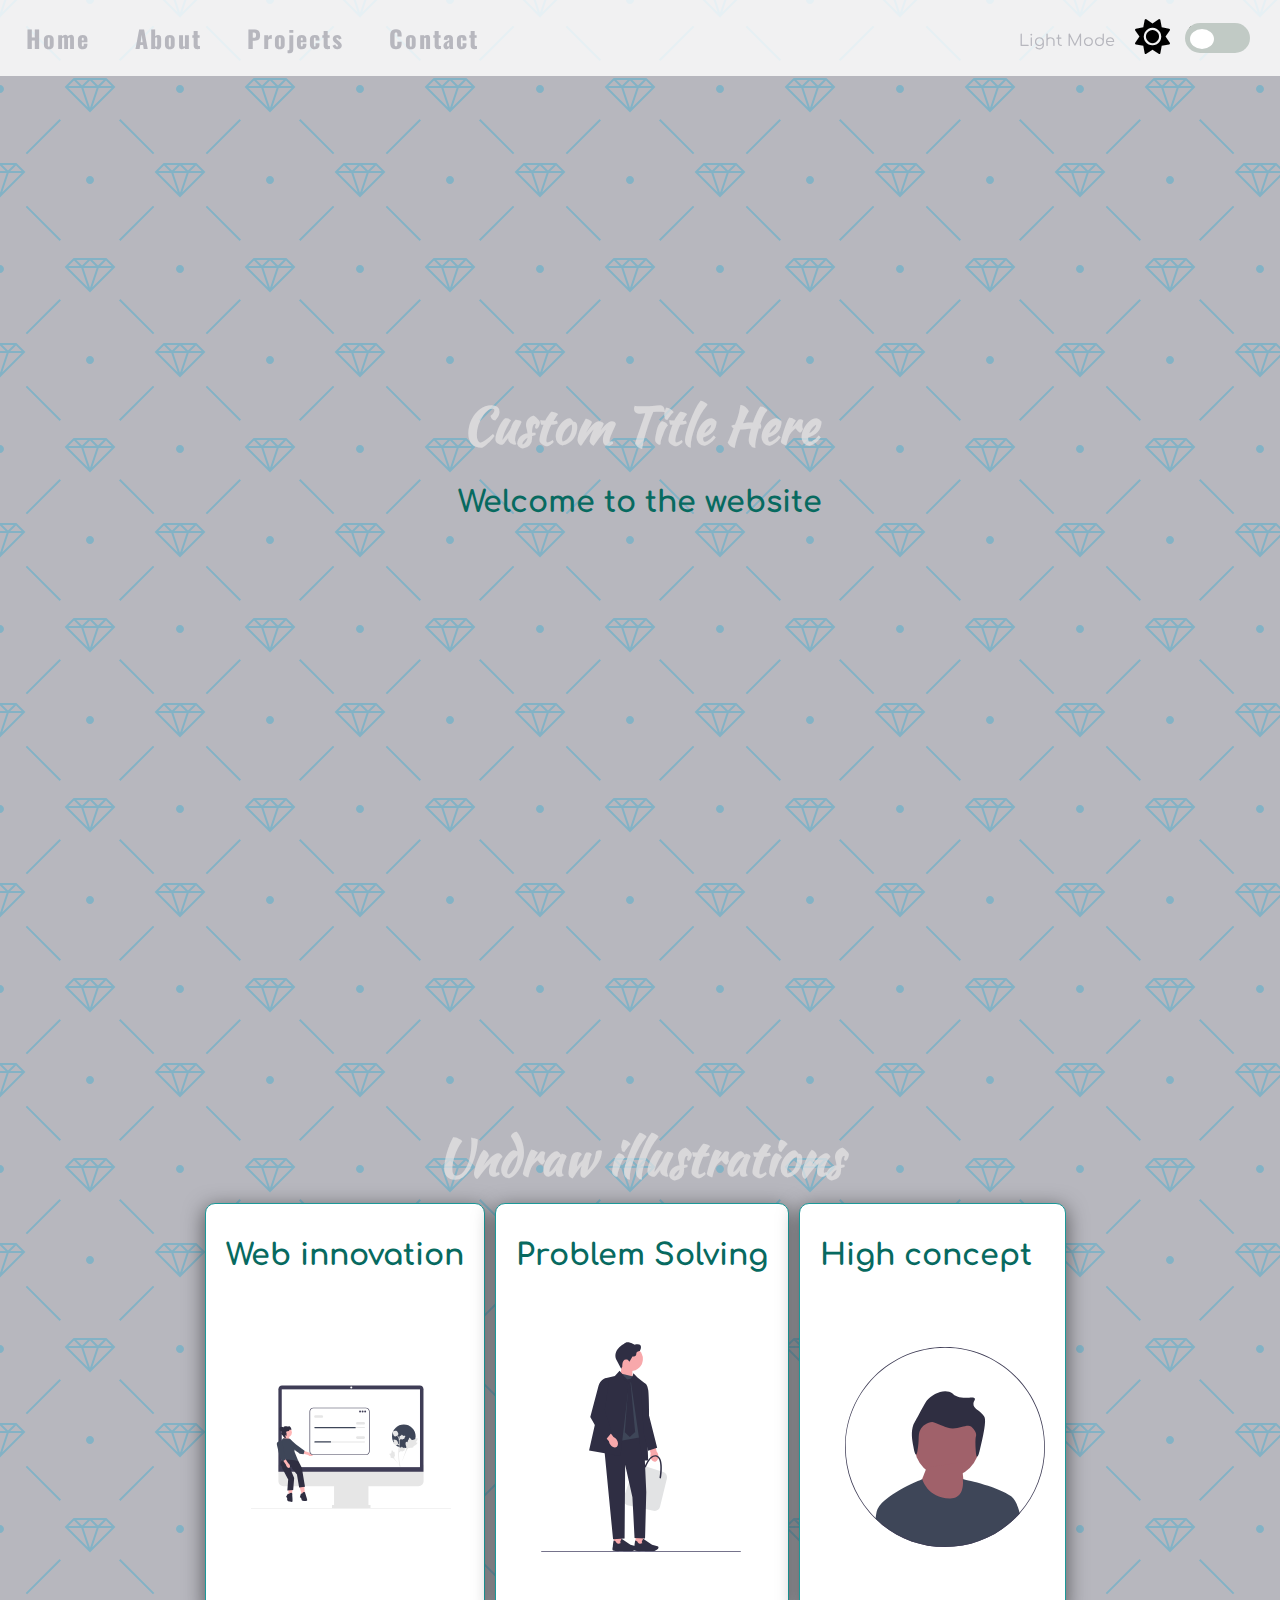
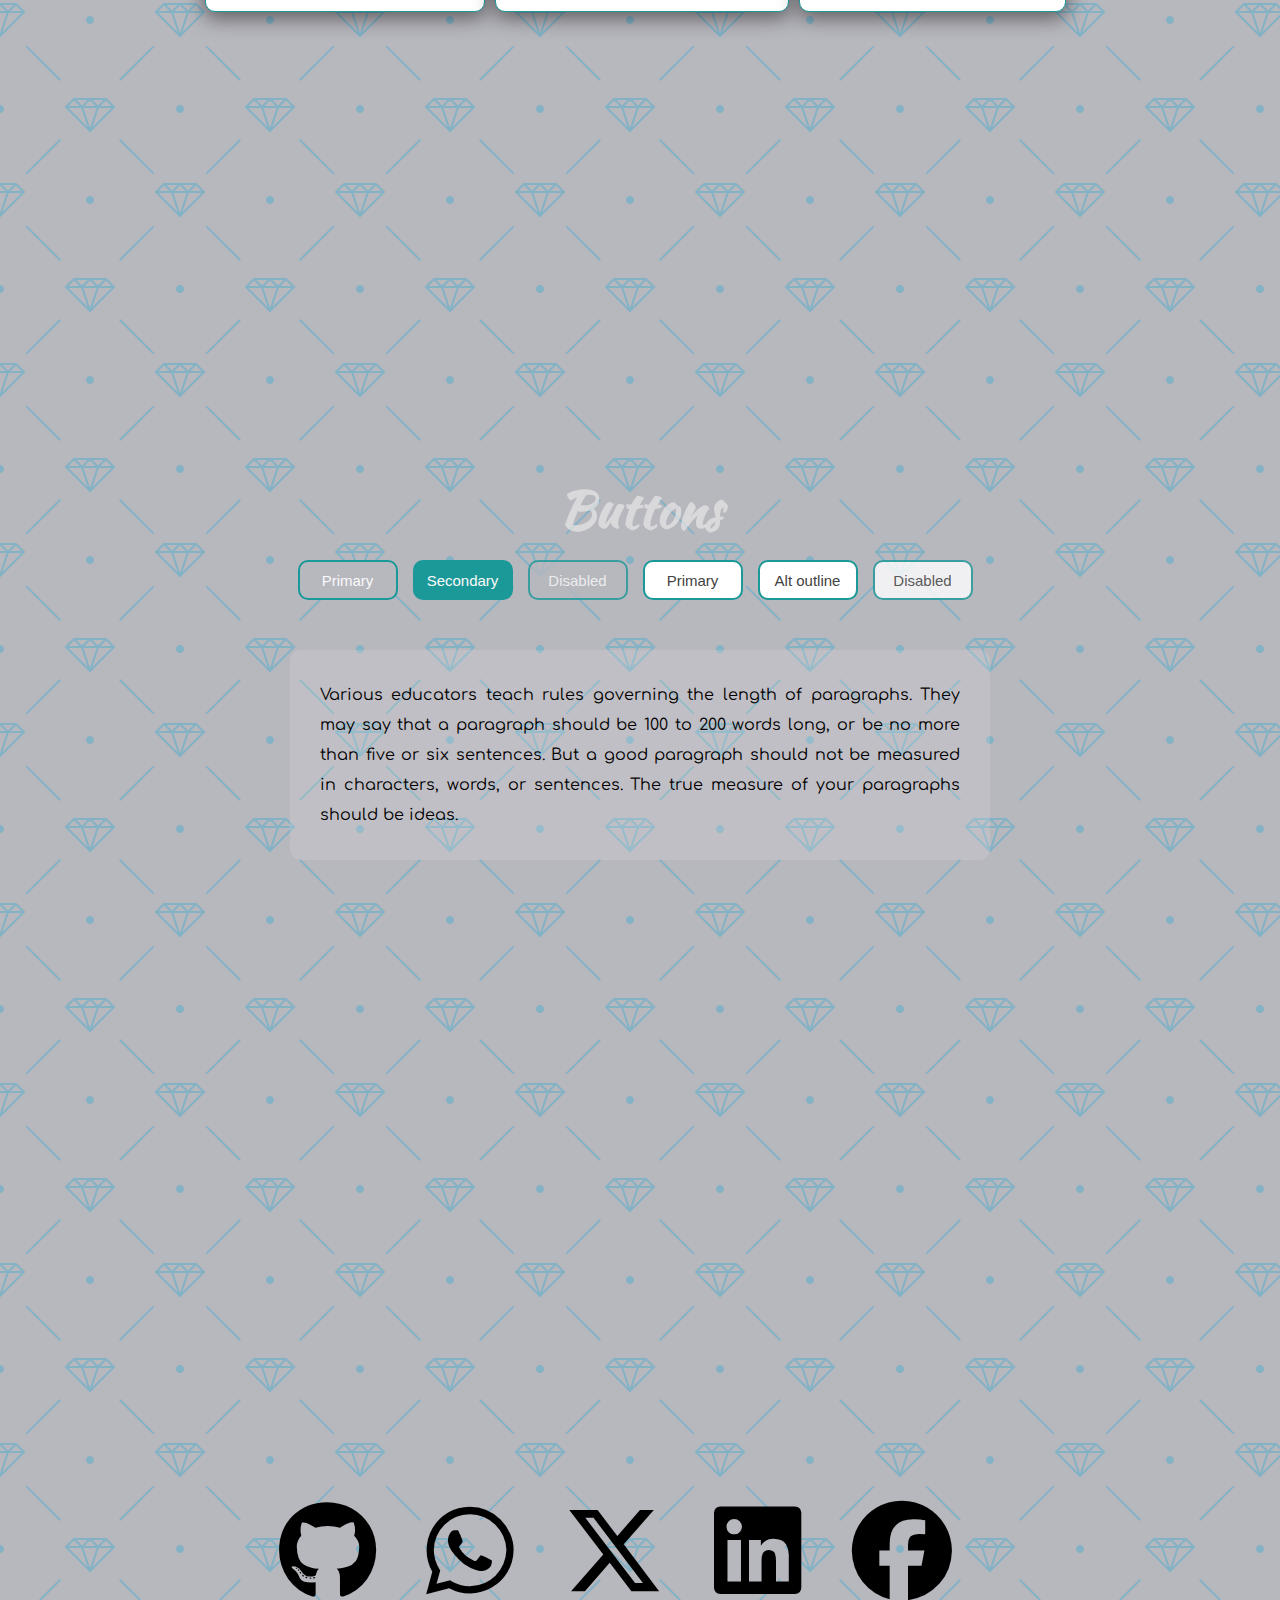
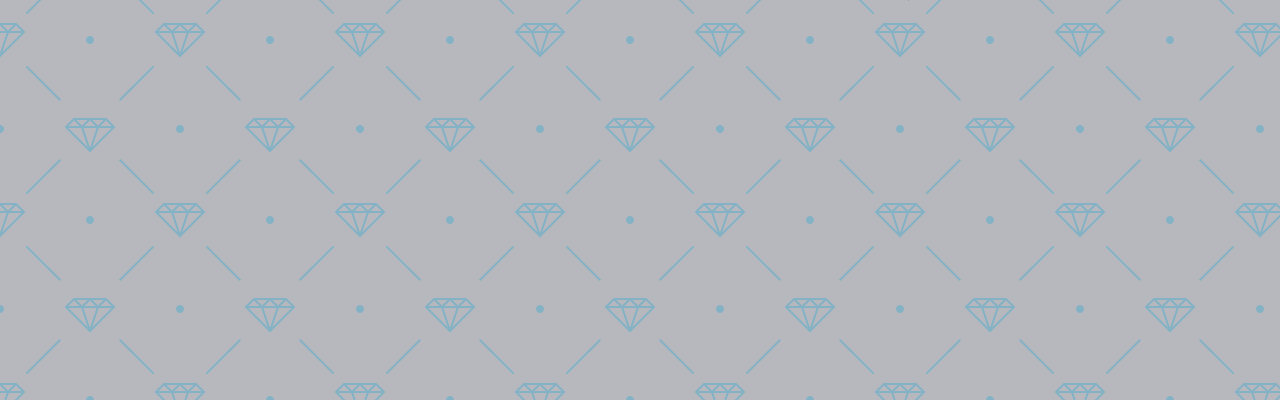
<file: index.html>
<!DOCTYPE html>
<html lang="en">
  <head>
    <meta charset="UTF-8" />
    <meta name="viewport" content="width=device-width, initial-scale=1.0" />
    <link
      rel="stylesheet"
      href="https://cdnjs.cloudflare.com/ajax/libs/font-awesome/6.6.0/css/all.min.css"
    />
    <title>Light dark mode</title>
    <link rel="stylesheet" href="style.css" />
  </head>
  <body>
    <!-- Dark mode switch -->
    <div class="theme-switch-wrap">
      <span id="toggle-icon">
        <span class="toggle-text">Light Mode</span>
        <i class="fas fa-sun"></i>
      </span>
      <label class="theme-switch">
        <input type="checkbox" />
        <div class="slider round"></div>
      </label>
    </div>

    <!-- navbar -->
    <nav id="nav">
      <a href="#home">Home</a>
      <a href="#about">About</a>
      <a href="#projects">Projects</a>
      <a href="#contact">Contact</a>
    </nav>

    <!-- Home -->
    <section id="home">
      <div class="title-group">
        <h1>Custom Title Here</h1>
        <h2>Welcome to the website</h2>
      </div>
    </section>

    <!-- About Section  -->
    <section id="about">
      <h1>Undraw illustrations</h1>
      <div class="about-container">
        <div class="image-container">
          <h2>Web innovation</h2>
          <img
            src="imgs/One_Light.svg"
            alt="Proud Coder"
            id="image1"
          />
        </div>
        <div class="image-container">
          <h2>Problem Solving</h2>
          <img
            src="imgs/Three_Light.svg"
            alt="Proud Coder"
            id="image2"
          />
        </div>

        <div class="image-container">
          <h2>High concept</h2>
          <img
            src="imgs/Two_Light.svg"
            alt="Proud Coder"
            id="image3"
          />
        </div>
      </div>
    </section>

    <!-- Projects section -->
    <section id="projects">
      <h1>Buttons</h1>
      <div class="buttons">
        <button class="primary">Primary</button>
        <button class="secondary">Secondary</button>
        <button class="primary" disabled>Disabled</button>
        <button class="outline">Primary</button>
        <button class="secondary outline">Alt outline</button>
        <button class="outline" disabled>Disabled</button>
      </div>
      <div class="text-box" id="text-box">
        <p>
          Various educators teach rules governing the length of paragraphs. They
          may say that a paragraph should be 100 to 200 words long, or be no
          more than five or six sentences. But a good paragraph should not be
          measured in characters, words, or sentences. The true measure of your
          paragraphs should be ideas.
        </p>
      </div>
    </section>

    <!-- contact  -->
    <section id="contact">
      <div class="social-icons">
        <i class="fa-brands fa-github"></i>
        <i class="fa-brands fa-whatsapp"></i>
        <i class="fa-brands fa-x-twitter"></i>
        <i class="fa-brands fa-linkedin"></i>
        <i class="fa-brands fa-facebook"></i>
      </div>
    </section>

    <!-- script -->
    <script src="index.js"></script>
  </body>
</html>
</file>
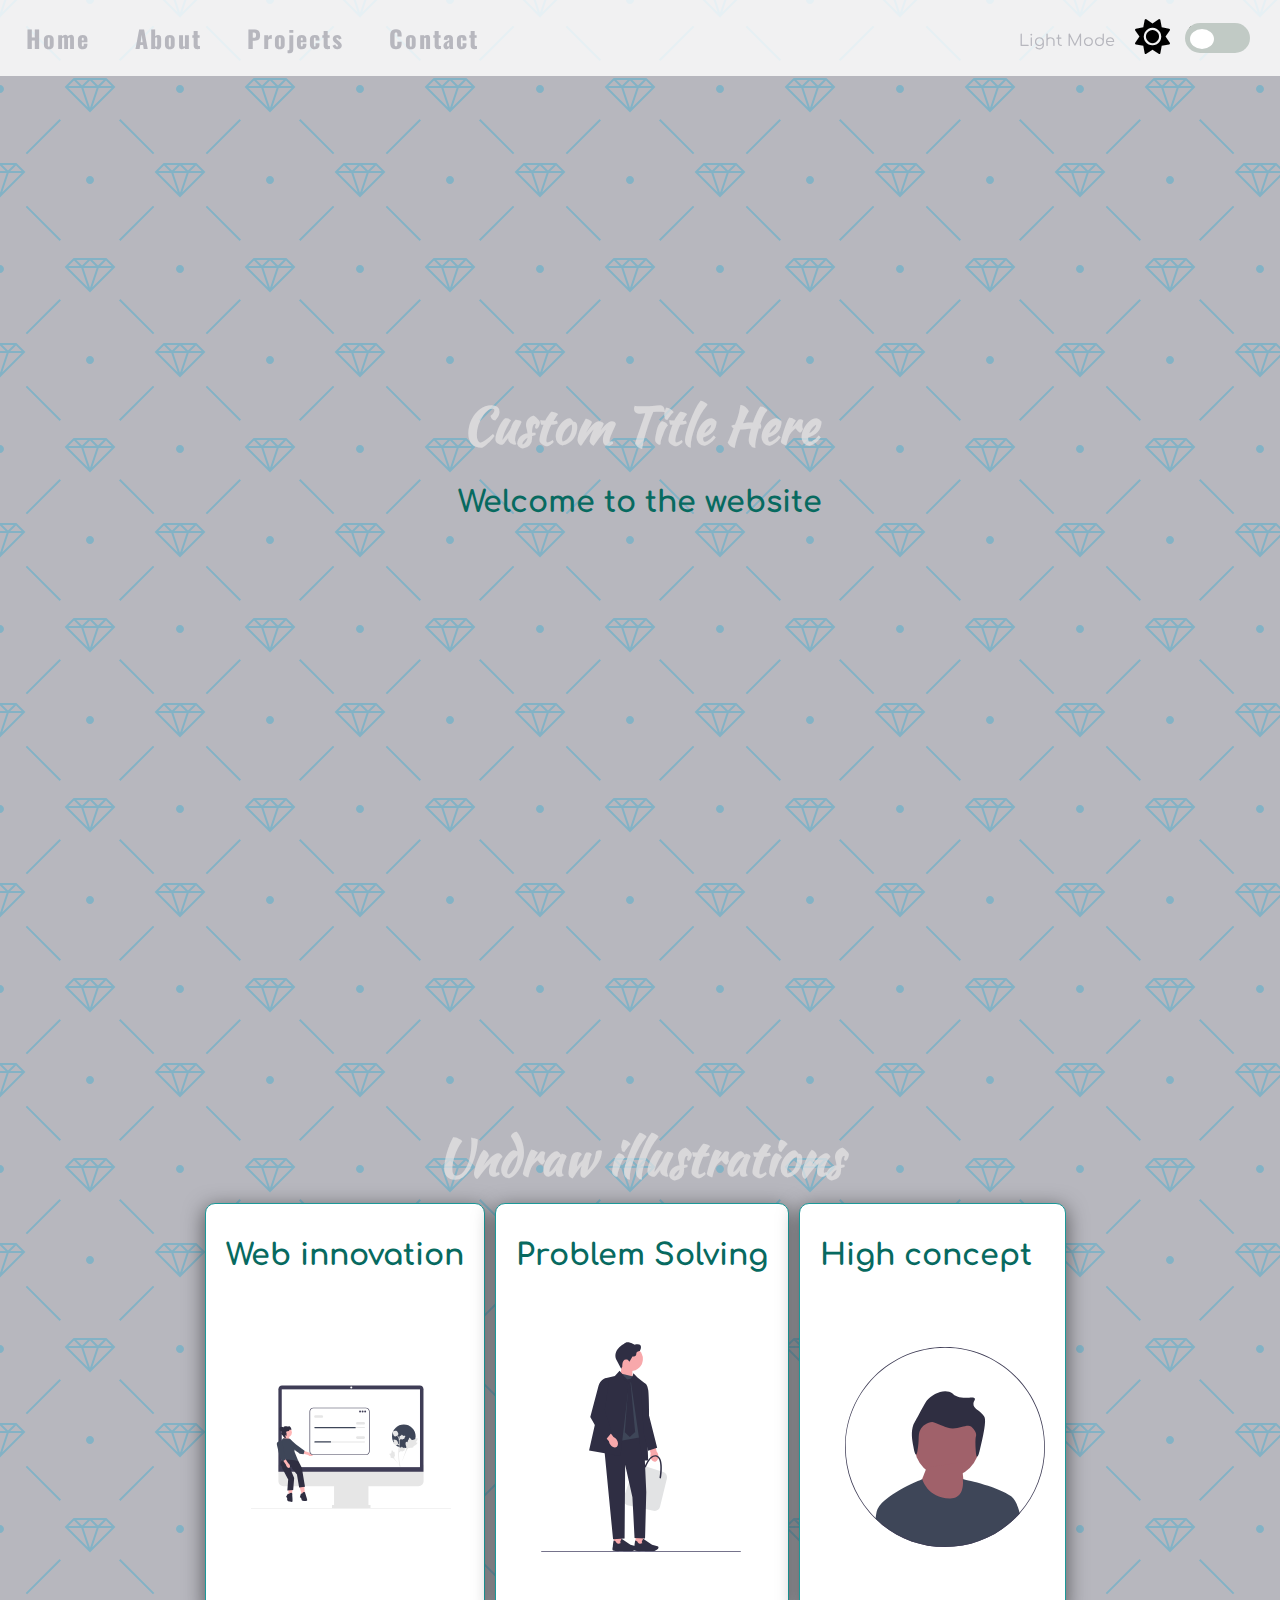
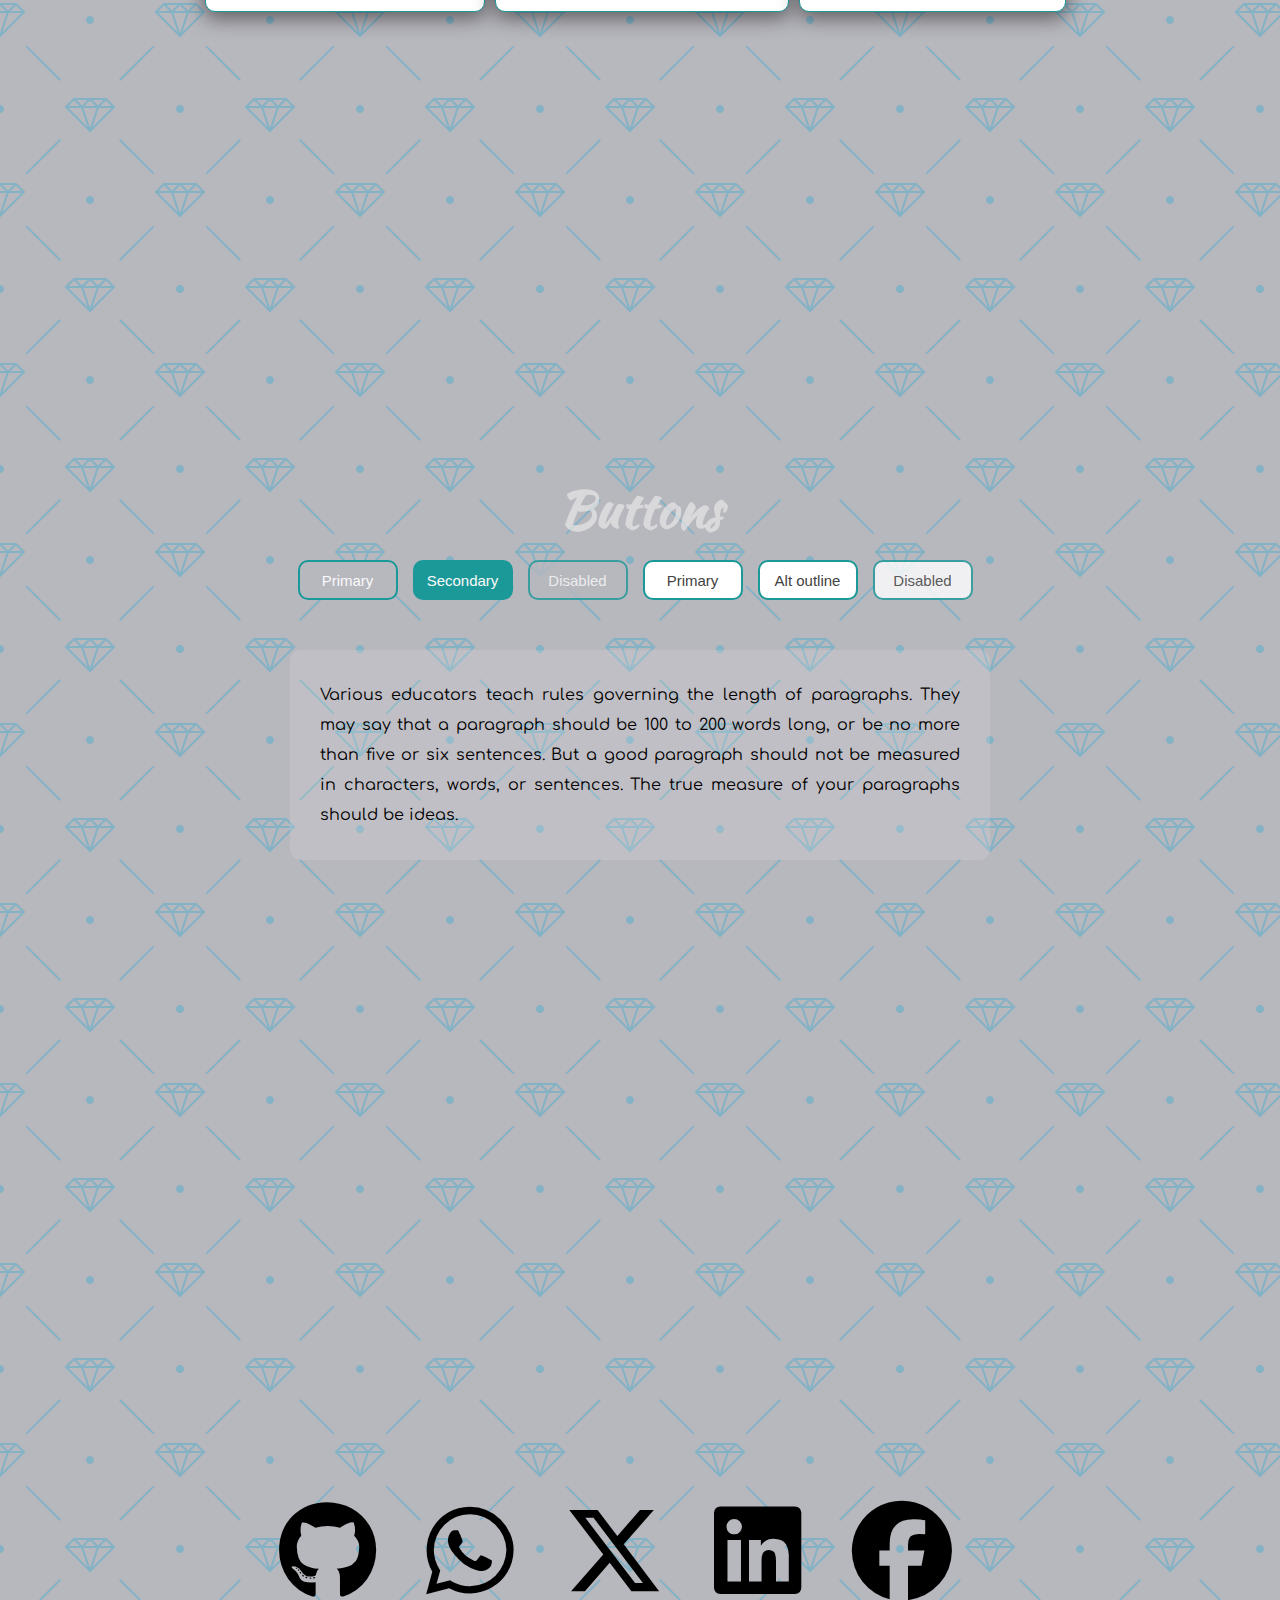
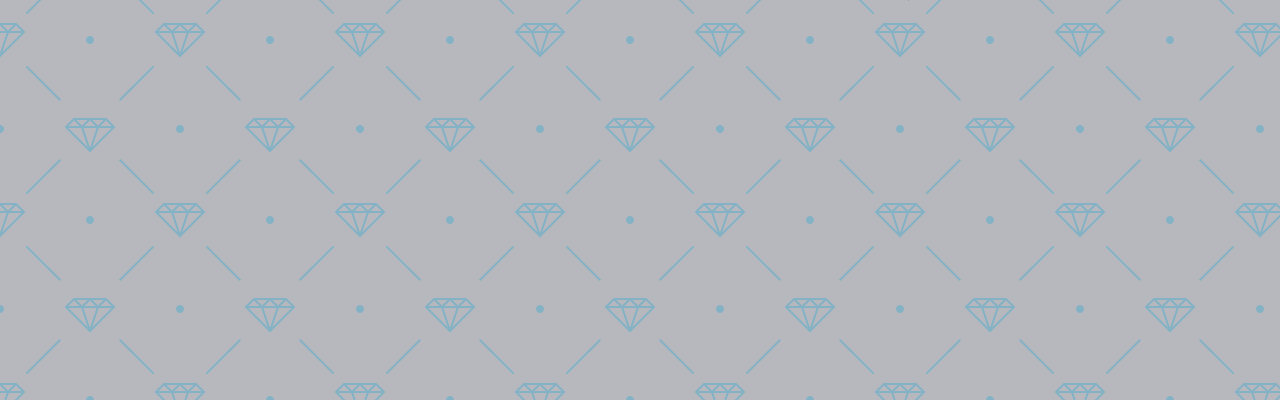
<file: main.html>
<!DOCTYPE html>
<html lang="en">
  <head>
    <meta charset="UTF-8" />
    <meta name="viewport" content="width=device-width, initial-scale=1.0" />
    <link
      rel="stylesheet"
      href="https://cdnjs.cloudflare.com/ajax/libs/font-awesome/6.6.0/css/all.min.css"
    />
    <title>Light dark mode</title>
    <link rel="stylesheet" href="style.css" />
  </head>
  <body>
    <!-- Dark mode switch -->
    <div class="theme-switch-wrap">
      <span id="toggle-icon">
        <span class="toggle-text">Light Mode</span>
        <i class="fas fa-sun"></i>
      </span>
      <label class="theme-switch">
        <input type="checkbox" />
        <div class="slider round"></div>
      </label>
    </div>

    <!-- navbar -->
    <nav id="nav">
      <a href="#home">Home</a>
      <a href="#about">About</a>
      <a href="#projects">Projects</a>
      <a href="#contact">Contact</a>
    </nav>

    <!-- Home -->
    <section id="home">
      <div class="title-group">
        <h1>Custom Title Here</h1>
        <h2>Welcome to the website</h2>
      </div>
    </section>

    <!-- About Section  -->
    <section id="about">
      <h1>Undraw illustrations</h1>
      <div class="about-container">
        <div class="image-container">
          <h2>Web innovation</h2>
          <img
            src="/imgs/One_Light.svg"
            alt="Proud Coder"
            id="image1"
          />
        </div>
        <div class="image-container">
          <h2>Problem Solving</h2>
          <img
            src="/imgs/Three_Light.svg"
            alt="Proud Coder"
            id="image2"
          />
        </div>

        <div class="image-container">
          <h2>High concept</h2>
          <img
            src="/imgs/Two_Light.svg"
            alt="Proud Coder"
            id="image3"
          />
        </div>
      </div>
    </section>

    <!-- Projects section -->
    <section id="projects">
      <h1>Buttons</h1>
      <div class="buttons">
        <button class="primary">Primary</button>
        <button class="secondary">Secondary</button>
        <button class="primary" disabled>Disabled</button>
        <button class="outline">Primary</button>
        <button class="secondary outline">Alt outline</button>
        <button class="outline" disabled>Disabled</button>
      </div>
      <div class="text-box" id="text-box">
        <p>
          Various educators teach rules governing the length of paragraphs. They
          may say that a paragraph should be 100 to 200 words long, or be no
          more than five or six sentences. But a good paragraph should not be
          measured in characters, words, or sentences. The true measure of your
          paragraphs should be ideas.
        </p>
      </div>
    </section>

    <!-- contact  -->
    <section id="contact">
      <div class="social-icons">
        <i class="fa-brands fa-github"></i>
        <i class="fa-brands fa-whatsapp"></i>
        <i class="fa-brands fa-x-twitter"></i>
        <i class="fa-brands fa-linkedin"></i>
        <i class="fa-brands fa-facebook"></i>
      </div>
    </section>

    <!-- script -->
    <script src="index.js"></script>
  </body>
</html>
</file>
<file: style.css>
@import url('https://fonts.googleapis.com/css2?family=Comfortaa:wght@300..700&family=Kaushan+Script&family=Oswald:wght@200..700&display=swap');

:root {
    --primary-color: rgb(183, 183, 190);
    --primary-variant: #ff2d2d;
    --secondary-color: #1b9999;
    --on-primary: rgb(250, 250, 250);
    --on-background: rgb(66, 66, 66);
    --on-background-alt: rgba(231, 229, 229, 0.7);
    --background: rgb(255, 255, 255);
    --box-shadow: 0 5px 20px 1px rgba(0, 0, 0, 0.5);
  }
  
  [data-theme="dark"] {
    --primary-color: rgb(61, 61, 63);
    --primary-variant: #3c32f1;
    --secondary-color: #03dac5;
    --on-primary: #000;
    --on-background: rgba(255, 255, 255, 0.9);
    --on-background-alt: rgba(255, 240, 240, 0.7);
    --background: #121212;
  }
  
body {
    margin: 0;
    background-color: var(--primary-color);
    background-image: url("data:image/svg+xml,%3Csvg width='180' height='180' viewBox='0 0 180 180' xmlns='http://www.w3.org/2000/svg'%3E%3Cpath d='M81.28 88H68.413l19.298 19.298L81.28 88zm2.107 0h13.226L90 107.838 83.387 88zm15.334 0h12.866l-19.298 19.298L98.72 88zm-32.927-2.207L73.586 78h32.827l.5.5 7.294 7.293L115.414 87l-24.707 24.707-.707.707L64.586 87l1.207-1.207zm2.62.207L74 80.414 79.586 86H68.414zm16 0L90 80.414 95.586 86H84.414zm16 0L106 80.414 111.586 86h-11.172zm-8-6h11.173L98 85.586 92.414 80zM82 85.586L87.586 80H76.414L82 85.586zM17.414 0L.707 16.707 0 17.414V0h17.414zM4.28 0L0 12.838V0h4.28zm10.306 0L2.288 12.298 6.388 0h8.198zM180 17.414L162.586 0H180v17.414zM165.414 0l12.298 12.298L173.612 0h-8.198zM180 12.838L175.72 0H180v12.838zM0 163h16.413l.5.5 7.294 7.293L25.414 172l-8 8H0v-17zm0 10h6.613l-2.334 7H0v-7zm14.586 7l7-7H8.72l-2.333 7h8.2zM0 165.414L5.586 171H0v-5.586zM10.414 171L16 165.414 21.586 171H10.414zm-8-6h11.172L8 170.586 2.414 165zM180 163h-16.413l-7.794 7.793-1.207 1.207 8 8H180v-17zm-14.586 17l-7-7h12.865l2.333 7h-8.2zM180 173h-6.613l2.334 7H180v-7zm-21.586-2l5.586-5.586 5.586 5.586h-11.172zM180 165.414L174.414 171H180v-5.586zm-8 5.172l5.586-5.586h-11.172l5.586 5.586zM152.933 25.653l1.414 1.414-33.94 33.942-1.416-1.416 33.943-33.94zm1.414 127.28l-1.414 1.414-33.942-33.94 1.416-1.416 33.94 33.943zm-127.28 1.414l-1.414-1.414 33.94-33.942 1.416 1.416-33.943 33.94zm-1.414-127.28l1.414-1.414 33.942 33.94-1.416 1.416-33.94-33.943zM0 85c2.21 0 4 1.79 4 4s-1.79 4-4 4v-8zm180 0c-2.21 0-4 1.79-4 4s1.79 4 4 4v-8zM94 0c0 2.21-1.79 4-4 4s-4-1.79-4-4h8zm0 180c0-2.21-1.79-4-4-4s-4 1.79-4 4h8z' fill='%2335a9cf' fill-opacity='0.4' fill-rule='evenodd'/%3E%3C/svg%3E");
    font-family: Comfortaa, sans-serif;
}

section {
    min-height: 100vh;
    display: flex;
    justify-content: center;
    align-items: center;
    flex-direction: column;

}

h1 {
    color: var(--on-background-alt);
    font-size: 50px;
    margin-bottom: 0;
    font-family: Kaushan Script, sans-serif;

}

h2 {
    font-size: 30px;
    color: #076a60;
}

html {

    box-sizing: border-box;
    scroll-behavior: smooth;
}

.title-group {
    text-align: center;
}

nav {
    font-family: Oswald, sans-serif;
    z-index: 10;
    position: fixed;
    font-size: 24px;
    padding: 20px;
    letter-spacing: 2px;
    width: 100%;
    background: rgb(255 255 255/80%);
}

a {
    margin-right: 25px;
    color: var(--primary-color);
    text-decoration: none;
    border: 3px solid transparent;
    
    padding: 3px;
    border-radius: 5px;
    font-weight: bold;
}

a:hover,
a:focus {
    color: var(--primary-variant);
    border-bottom: 5px solid;
}

.about-container {
    display: flex;
    margin-top: 10px;
}

img {
    height: 300px;
    width: 200px;
    margin-left: 25px;
}

.image-container {
    border-radius: 10px;
    border: 1px solid var(--secondary-color);
    padding: 10px 20px;
    margin-right: 10px;
    width: auto;
    background: var(--background);
    box-shadow: var(--box-shadow);

}

/* Project */
.buttons {
    margin-top: 15px;
    margin-bottom: 50px;
}

button {
    min-width: 100px;
    height: 40px;
    cursor: pointer;
    border: 2px solid var(--secondary-color);
    margin-right: 10px;
    border-radius: 10px;
    font-size: 15px;
    outline: none;
}

button:disabled {
    opacity: 0.5;
    cursor: default;
}

button:hover {
    filter: brightness(150%);
}

.primary {
    background: var(--primary-color);
    color: var(--on-primary);
}

.secondary {
    border: 2px solid var(--secondary-color);
}

.secondary,
.secondary:hover,
.outline.secondary:hover {
    background: var(--secondary-color);
    color: var(--on-primary);
}

.outline {
    background: var(--background);
    color: var(--on-background);
}

.text-box {
    width: 50%;
    text-align: justify;
    background: rgba(230, 226, 226, 0.2);
    border-radius: 10px;
    padding: 30px;
}

p {
    margin: 0;
    line-height: 30px;
}

.social-icons {
    display: flex;
    justify-content: space-between;
}

.fa-brands {
    font-size: 100px;
    margin-right: 50px;
    cursor: pointer;
    
}

.fa-brands:hover {
    color: var(--primary-variant);
}

/* Dark mode */

.theme-switch-wrap {
    display: flex;
    align-items: center;
    z-index: 100;
    position: fixed;
    right: 25px;
    top: 20px;
}

.theme-switch-wrap span {
    margin-right: 10px;
    font-size: 1rem;
}

.toggle-text {
    position: relative;
    top: -4px;
    right: 5px;
    color: var(--primary-color);
}

.theme-switch {
    display: inline-block;
    height: 30px;
    position: relative;
    width: 70px;
}

button:disabled {
    opacity: 0.8;
    cursor: default;
  }
  
input:checked+.slider {
    background: var(--primary-color)
}



.fas {
    font-size: 35px;
    margin-right: 5px;
}

.slider {
    background: #c1cac5;
    bottom: 0;
    cursor: pointer;
    left: 0;
    position: absolute;
    right: 0;
    top: 0;
    width: 65px;

}
.slider::before{
    background: #fff;
    bottom: 4px;
    content: '';
    left: 5px;
    right: 5px;
    position: absolute;
    width: 24px;
    height: 20px;
}
input:checked+.slider::before {
    transform: translateX(30px);
}

.slider.round {
    border-radius: 30px;
}

.slider.round::before {
    border-radius: 50%;
}
</file>
